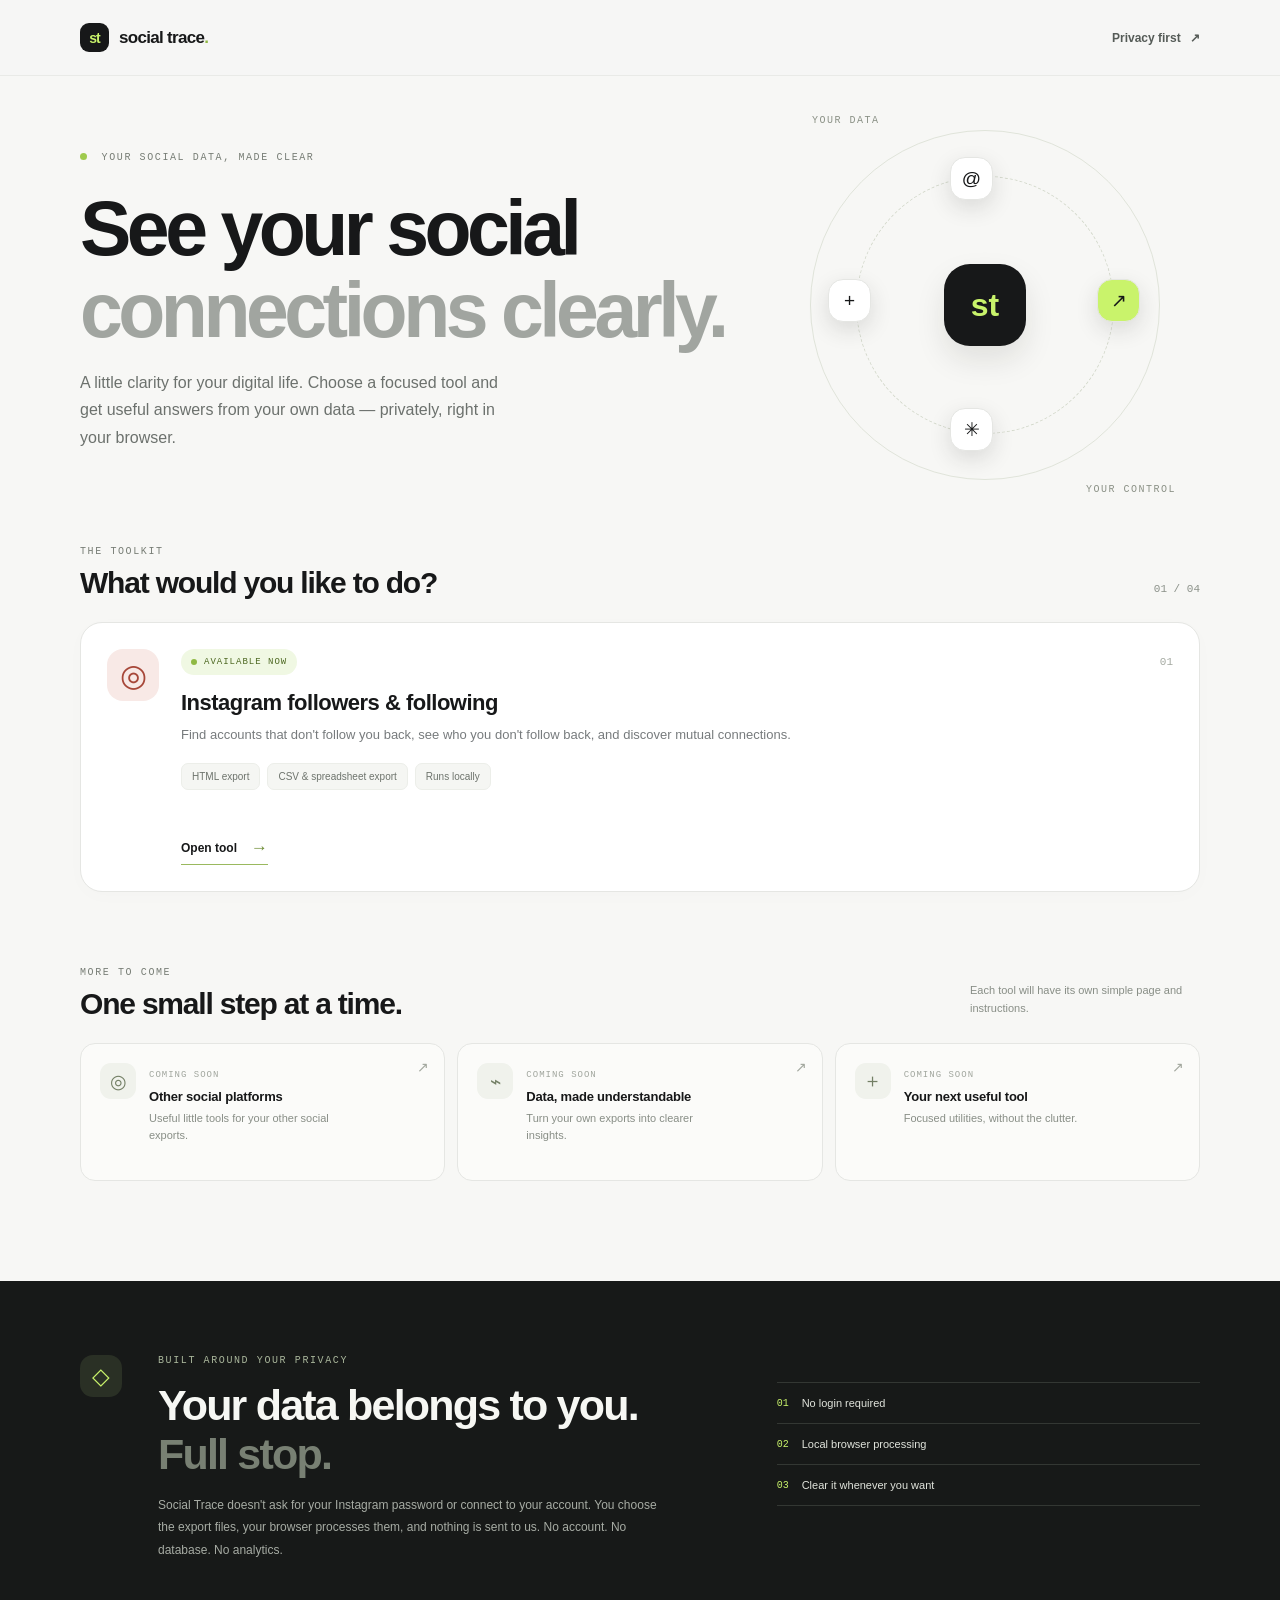
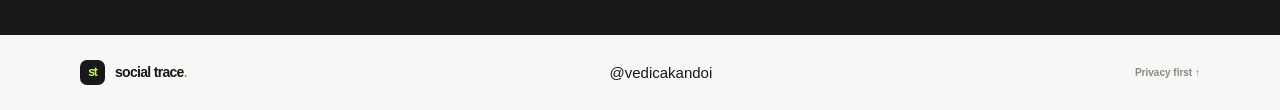
<file: index.html>
<!doctype html>
<html lang="en"><head><meta charset="utf-8"><meta name="viewport" content="width=device-width, initial-scale=1"><meta name="theme-color" content="#101114"><meta name="description" content="Private, browser-based tools to understand your social data."><title>Social Trace — Small tools. More clarity.</title><link rel="stylesheet" href="styles.css"></head>
<body><header class="site-header"><a class="brand" href="index.html" aria-label="Social Trace home"><span class="brand-mark">st</span><span>social trace<span class="brand-period">.</span></span></a><a class="header-link" href="#privacy">Privacy first <span aria-hidden="true">↗</span></a></header>
<main id="top"><section class="hero wrap"><div class="eyebrow"><span class="eyebrow-dot"></span> YOUR SOCIAL DATA, MADE CLEAR</div><h1>See your social<br><span class="muted-heading">connections clearly.</span></h1><p class="hero-copy">A little clarity for your digital life. Choose a focused tool and get useful answers from your own data — privately, right in your browser.</p><div class="hero-art" aria-hidden="true"><div class="orbit orbit-one"></div><div class="orbit orbit-two"></div><div class="orbit-center"><span>st</span></div><div class="orbit-node node-a">@</div><div class="orbit-node node-b">↗</div><div class="orbit-node node-c">✳</div><div class="orbit-node node-d">+</div><div class="art-label label-a">YOUR DATA</div><div class="art-label label-b">YOUR CONTROL</div></div></section>
<section class="tools-section wrap"><div class="section-heading"><div><div class="eyebrow">THE TOOLKIT</div><h2>What would you like to do?</h2></div><span class="section-count">01 / 04</span></div>
<a class="home-tool-card" href="instagram-followers.html"><div class="home-tool-icon">◎</div><div class="home-tool-content"><div class="home-tool-meta"><span class="status-pill available"><span></span> AVAILABLE NOW</span><span class="tool-number">01</span></div><h3>Instagram followers & following</h3><p>Find accounts that don't follow you back, see who you don't follow back, and discover mutual connections.</p><div class="tool-tags"><span>HTML export</span><span>CSV & spreadsheet export</span><span>Runs locally</span></div><span class="home-tool-link">Open tool <span aria-hidden="true">→</span></span></div></a>
<div class="coming-heading"><div><div class="eyebrow">MORE TO COME</div><h2>One small step at a time.</h2></div><p>Each tool will have its own simple page and instructions.</p></div><div class="coming-grid"><article class="coming-card"><span class="coming-icon">◎</span><div><span class="coming-status">COMING SOON</span><h3>Other social platforms</h3><p>Useful little tools for your other social exports.</p></div><span class="coming-arrow">↗</span></article><article class="coming-card"><span class="coming-icon">⌁</span><div><span class="coming-status">COMING SOON</span><h3>Data, made understandable</h3><p>Turn your own exports into clearer insights.</p></div><span class="coming-arrow">↗</span></article><article class="coming-card"><span class="coming-icon">＋</span><div><span class="coming-status">COMING SOON</span><h3>Your next useful tool</h3><p>Focused utilities, without the clutter.</p></div><span class="coming-arrow">↗</span></article></div></section>
    <section class="privacy-section" id="privacy"><div class="wrap privacy-inner"><div class="privacy-badge">◇</div><div><div class="eyebrow">BUILT AROUND YOUR PRIVACY</div><h2>Your data belongs to you.<br><span class="muted-heading">Full stop.</span></h2><p>Social Trace doesn't ask for your Instagram password or connect to your account. You choose the export files, your browser processes them, and nothing is sent to us. No account. No database. No analytics.</p></div><div class="privacy-points"><div><span>01</span><strong>No login required</strong></div><div><span>02</span><strong>Local browser processing</strong></div><div><span>03</span><strong>Clear it whenever you want</strong></div></div></div></section>
  </main>
<footer class="site-footer wrap">
  <a class="brand" href="#top">
    <span class="brand-mark">st</span>
    <span>social trace<span class="brand-period">.</span></span>
  </a>
  <a href="https://github.com/vedicakandoi" target="_blank" rel="noopener noreferrer">@vedicakandoi</a>
  <a href="#privacy">Privacy first ↑</a>
</footer>
</body></html>
</file>
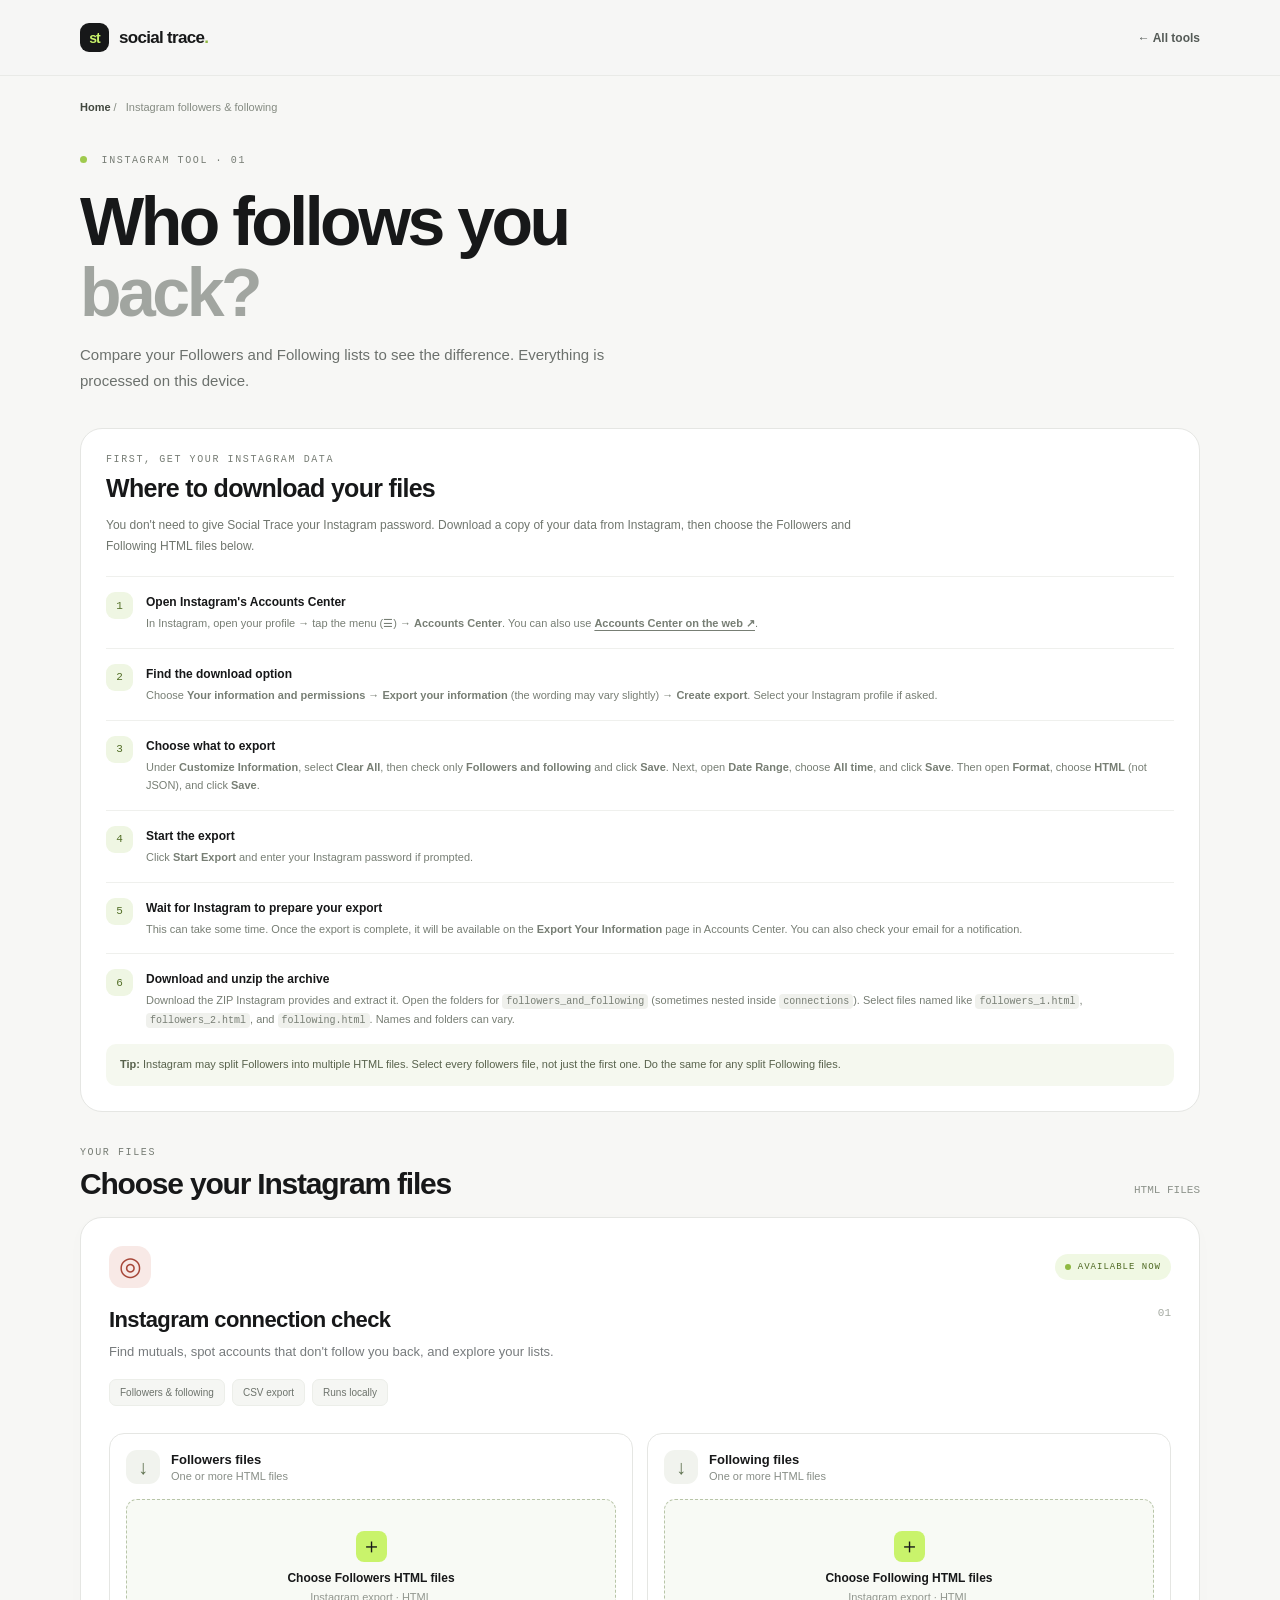
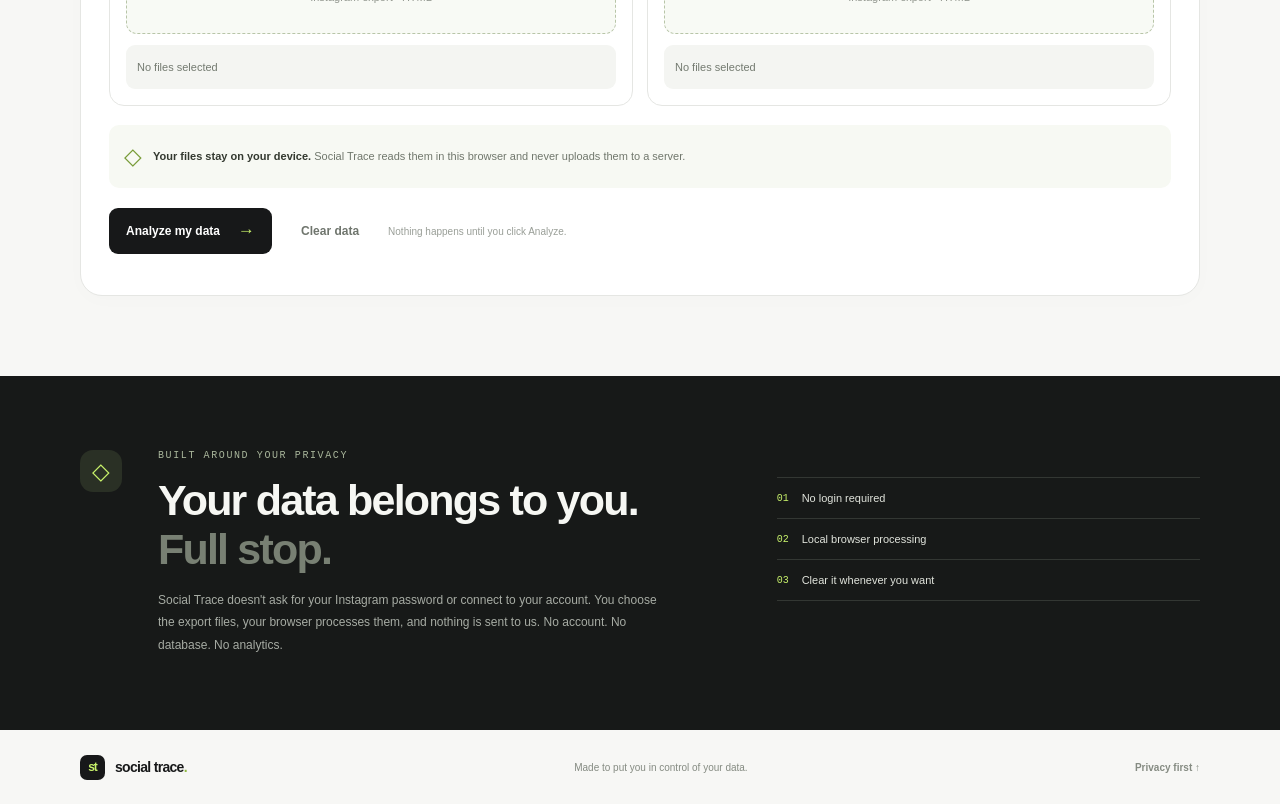
<file: instagram-followers.html>
<!doctype html><html lang="en"><head><meta charset="utf-8"><meta name="viewport" content="width=device-width, initial-scale=1"><meta name="theme-color" content="#101114"><meta name="description" content="Compare Instagram followers and following privately in your browser."><title>Instagram followers & following — Social Trace</title><link rel="stylesheet" href="styles.css"><script src="app.js" defer></script></head><body>
<header class="site-header"><a class="brand" href="index.html" aria-label="Social Trace home"><span class="brand-mark">st</span><span>social trace<span class="brand-period">.</span></span></a><a class="header-link" href="index.html">← All tools</a></header><main id="top"><section class="tool-page wrap"><div class="breadcrumb"><a href="index.html">Home</a><span> / </span><span>Instagram followers & following</span></div><div class="tool-page-heading"><div class="eyebrow"><span class="eyebrow-dot"></span> INSTAGRAM TOOL · 01</div><h1>Who follows you<br><span class="muted-heading">back?</span></h1><p>Compare your Followers and Following lists to see the difference. Everything is processed on this device.</p></div>
      <section class="download-guide"><div class="eyebrow">FIRST, GET YOUR INSTAGRAM DATA</div><h2>Where to download your files</h2><p class="guide-intro">You don't need to give Social Trace your Instagram password. Download a copy of your data from Instagram, then choose the Followers and Following HTML files below.</p><ol class="guide-steps"><li><span class="step-number">1</span><div><strong>Open Instagram's Accounts Center</strong><p>In Instagram, open your profile → tap the menu (☰) → <b>Accounts Center</b>. You can also use <a href="https://accountscenter.instagram.com/" target="_blank" rel="noopener noreferrer">Accounts Center on the web ↗</a>.</p></div></li><li><span class="step-number">2</span><div><strong>Find the download option</strong><p>Choose <b>Your information and permissions</b> → <b>Export your information</b> (the wording may vary slightly) → <b>Create export</b>. Select your Instagram profile if asked.</p></div></li><li><span class="step-number">3</span><div><strong>Choose what to export</strong><p>Under <b>Customize Information</b>, select <b>Clear All</b>, then check only <b>Followers and following</b> and click <b>Save</b>. Next, open <b>Date Range</b>, choose <b>All time</b>, and click <b>Save</b>. Then open <b>Format</b>, choose <b>HTML</b> (not JSON), and click <b>Save</b>.</p></div></li><li><span class="step-number">4</span><div><strong>Start the export</strong><p>Click <b>Start Export</b> and enter your Instagram password if prompted.</p></div></li><li><span class="step-number">5</span><div><strong>Wait for Instagram to prepare your export</strong><p>This can take some time. Once the export is complete, it will be available on the <b>Export Your Information</b> page in Accounts Center. You can also check your email for a notification.</p></div></li><li><span class="step-number">6</span><div><strong>Download and unzip the archive</strong><p>Download the ZIP Instagram provides and extract it. Open the folders for <code>followers_and_following</code> (sometimes nested inside <code>connections</code>). Select files named like <code>followers_1.html</code>, <code>followers_2.html</code>, and <code>following.html</code>. Names and folders can vary.</p></div></li></ol><div class="guide-tip"><strong>Tip:</strong> Instagram may split Followers into multiple HTML files. Select every followers file, not just the first one. Do the same for any split Following files.</div></section>
<section class="analyzer-section"><div class="section-heading"><div><div class="eyebrow">YOUR FILES</div><h2>Choose your Instagram files</h2></div><span class="section-count">HTML FILES</span></div>
      <article class="tool-card active-tool">
        <div class="tool-topline"><span class="tool-icon instagram-icon" aria-hidden="true">◎</span><span class="status-pill available"><span></span> AVAILABLE NOW</span></div>
        <div class="tool-title-row"><div><h3>Instagram connection check</h3><p>Find mutuals, spot accounts that don't follow you back, and explore your lists.</p></div><span class="tool-number">01</span></div>
        <div class="tool-tags"><span>Followers & following</span><span>CSV export</span><span>Runs locally</span></div>
        <div class="upload-grid">
          <div class="upload-panel"><div class="upload-panel-head"><span class="file-icon">↓</span><div><h4>Followers files</h4><p>One or more HTML files</p></div></div><label class="file-drop" for="followersFiles"><span class="drop-symbol">＋</span><span class="drop-title">Choose Followers HTML files</span><span class="drop-subtitle">Instagram export · HTML</span><input id="followersFiles" type="file" accept=".html,.htm,text/html" multiple></label><div class="file-summary" id="followersSummary">No files selected</div></div>
          <div class="upload-panel"><div class="upload-panel-head"><span class="file-icon">↓</span><div><h4>Following files</h4><p>One or more HTML files</p></div></div><label class="file-drop" for="followingFiles"><span class="drop-symbol">＋</span><span class="drop-title">Choose Following HTML files</span><span class="drop-subtitle">Instagram export · HTML</span><input id="followingFiles" type="file" accept=".html,.htm,text/html" multiple></label><div class="file-summary" id="followingSummary">No files selected</div></div>
        </div>
        <div class="privacy-note"><span class="privacy-shield" aria-hidden="true">◇</span><span><strong>Your files stay on your device.</strong> Social Trace reads them in this browser and never uploads them to a server.</span></div>
        <div class="action-row"><button class="button button-primary" id="analyzeBtn" type="button">Analyze my data <span aria-hidden="true">→</span></button><button class="button button-quiet" id="clearBtn" type="button">Clear data</button><span class="action-hint">Nothing happens until you click Analyze.</span></div>
        <div id="noticeArea" class="notice-area" aria-live="polite"></div>
      </article>

      <section id="resultsSection" class="results-section" hidden>
        <div class="results-heading"><div><div class="eyebrow">YOUR RESULTS</div><h2>Your connection overview</h2><p id="resultsSubtitle">Compared from the files you selected.</p></div><button class="button button-outline" id="exportAllBtn" type="button">Export all as Excel workbook <span aria-hidden="true">↓</span></button></div>
        <div class="stats-grid" id="statsGrid"></div>
        <div class="results-card">
          <div class="results-tabs" role="tablist" aria-label="Connection results">
            <button class="result-tab active" id="tab-not-following-back" data-tab="notFollowingBack" role="tab" aria-selected="true" type="button">They don't follow you back <span class="tab-count" id="count-notFollowingBack">0</span></button>
            <button class="result-tab" id="tab-not-followed-back" data-tab="notFollowedBack" role="tab" aria-selected="false" type="button">You don't follow them back <span class="tab-count" id="count-notFollowedBack">0</span></button>
            <button class="result-tab" id="tab-mutuals" data-tab="mutuals" role="tab" aria-selected="false" type="button">Both follow each other <span class="tab-count" id="count-mutuals">0</span></button>
          </div>
          <div class="list-toolbar"><label class="search-box"><span aria-hidden="true">⌕</span><input id="searchInput" type="search" placeholder="Search usernames…" autocomplete="off"><kbd> / </kbd></label><div class="list-toolbar-right"><span id="visibleCount">0 accounts</span><button class="button button-small button-outline" id="exportTabBtn" type="button">Download this list (CSV) ↓</button></div></div>
          <div id="accountList" class="account-list"></div>
          <div id="emptyState" class="empty-state" hidden><span class="empty-symbol">⌕</span><h3>No accounts found</h3><p>Try another search or switch to a different results tab.</p></div>
        </div>
        <p class="results-footnote">Results are held temporarily in this page's memory. Refreshing or closing the page clears them.</p>
      </section>

</section></section>
    <section class="privacy-section" id="privacy"><div class="wrap privacy-inner"><div class="privacy-badge">◇</div><div><div class="eyebrow">BUILT AROUND YOUR PRIVACY</div><h2>Your data belongs to you.<br><span class="muted-heading">Full stop.</span></h2><p>Social Trace doesn't ask for your Instagram password or connect to your account. You choose the export files, your browser processes them, and nothing is sent to us. No account. No database. No analytics.</p></div><div class="privacy-points"><div><span>01</span><strong>No login required</strong></div><div><span>02</span><strong>Local browser processing</strong></div><div><span>03</span><strong>Clear it whenever you want</strong></div></div></div></section>
</main>
  <footer class="site-footer wrap"><a class="brand" href="#top"><span class="brand-mark">st</span><span>social trace<span class="brand-period">.</span></span></a><span>Made to put you in control of your data.</span><a href="#privacy">Privacy first ↑</a></footer>
</body></html>
</file>
<file: styles.css>
:root{--bg:#f7f7f5;--paper:#fff;--ink:#171819;--muted:#777b7d;--line:#e5e6e3;--soft:#f0f1ee;--green:#c9f36b;--green-dark:#27340f;--radius:22px;--mono:ui-monospace,SFMono-Regular,Consolas,monospace;--sans:Arial,Helvetica,sans-serif;--display:Arial,Helvetica,sans-serif}*{box-sizing:border-box}html{scroll-behavior:smooth;scroll-padding-top:88px}body{margin:0;background:var(--bg);color:var(--ink);font-family:var(--sans);font-size:15px;-webkit-font-smoothing:antialiased}button,input{font:inherit}button{cursor:pointer}a{color:inherit;text-decoration:none}.wrap{width:min(1120px,calc(100% - 48px));margin-inline:auto}.site-header{height:76px;display:flex;align-items:center;justify-content:space-between;padding:0 max(24px,calc((100vw - 1120px)/2));border-bottom:1px solid #e9eae7;background:rgba(247,247,245,.9)}.brand{display:inline-flex;align-items:center;gap:10px;font:800 17px var(--display);letter-spacing:-.7px}.brand-mark{width:29px;height:29px;border-radius:9px;background:var(--ink);color:var(--green);display:grid;place-items:center;font:700 14px var(--display);letter-spacing:-1px}.brand-period{color:#91b943}.header-link{font-size:12px;font-weight:600;color:#555b57}.header-link span{margin-left:6px}.hero{padding-top:76px;min-height:435px;position:relative;overflow:hidden}.eyebrow{font:500 10px var(--mono);letter-spacing:1.6px;color:#777d75}.eyebrow-dot{display:inline-block;width:7px;height:7px;background:#9fca4d;border-radius:50%;margin-right:7px}.hero h1{font:700 clamp(46px,6.6vw,77px)/1.06 var(--display);letter-spacing:-4.5px;margin:25px 0 18px;max-width:650px;position:relative;z-index:1}.muted-heading{color:#a1a5a0}.hero-copy{font-size:16px;line-height:1.7;color:#6c716d;max-width:440px;margin:0 0 24px;position:relative;z-index:1}.text-link{font-size:13px;font-weight:700;border-bottom:1px solid #9ab95e;padding-bottom:6px;position:relative;z-index:1}.text-link span{margin-left:10px}.hero-art{position:absolute;width:390px;height:390px;right:20px;top:34px}.orbit{position:absolute;border:1px solid #e0e4da;border-radius:50%;inset:20px}.orbit-two{inset:66px;border-style:dashed;border-color:#d5dacd}.orbit-center{position:absolute;top:50%;left:50%;transform:translate(-50%,-50%);width:82px;height:82px;border-radius:26px;background:var(--ink);color:var(--green);display:grid;place-items:center;font:800 32px var(--display);box-shadow:0 14px 30px #1c21121a}.orbit-node{position:absolute;width:43px;height:43px;border-radius:15px;background:white;border:1px solid var(--line);display:grid;place-items:center;font-size:19px;box-shadow:0 8px 22px #2222}.node-a{top:47px;left:160px}.node-b{right:40px;top:169px;background:var(--green)}.node-c{bottom:49px;left:160px}.node-d{left:38px;top:169px}.art-label{position:absolute;font:10px var(--mono);letter-spacing:1.5px;color:#8b9186}.label-a{top:5px;left:22px}.label-b{bottom:5px;right:4px}.tools-section{padding-top:35px;padding-bottom:100px}.section-heading,.coming-heading{display:flex;align-items:flex-end;justify-content:space-between;margin-bottom:22px}.section-heading h2,.coming-heading h2,.results-heading h2{font:700 30px var(--display);letter-spacing:-1.2px;margin:9px 0 0}.section-count{font:11px var(--mono);color:#8c928a;padding-bottom:5px}.tool-card{background:var(--paper);border:1px solid var(--line);border-radius:var(--radius);padding:28px;box-shadow:0 4px 20px #10141004}.tool-topline{display:flex;justify-content:space-between;align-items:center}.tool-icon{display:grid;place-items:center;width:42px;height:42px;border-radius:14px;font-size:26px}.instagram-icon{background:#f8e9e6;color:#a74739}.status-pill{display:inline-flex;align-items:center;gap:7px;font:500 9px var(--mono);letter-spacing:1px;padding:8px 10px;border-radius:20px}.status-pill.available{background:#f0f8e3;color:#4c6720}.status-pill span{width:6px;height:6px;background:#8fb943;border-radius:50%}.tool-title-row{display:flex;justify-content:space-between;gap:18px;margin:19px 0 14px}.tool-title-row h3{font:700 22px var(--display);letter-spacing:-.6px;margin:0 0 8px}.tool-title-row p{color:var(--muted);margin:0;font-size:13px;line-height:1.65;max-width:580px}.tool-number{font:11px var(--mono);color:#a5aaa2}.tool-tags{display:flex;flex-wrap:wrap;gap:7px;margin:17px 0 27px}.tool-tags span{background:#f5f6f3;border:1px solid #eceee9;border-radius:7px;padding:7px 10px;font-size:10px;color:#6d736c}.upload-grid{display:grid;grid-template-columns:1fr 1fr;gap:14px}.upload-panel{border:1px solid var(--line);border-radius:15px;padding:16px}.upload-panel-head{display:flex;align-items:center;gap:11px;margin-bottom:15px}.file-icon{width:34px;height:34px;border-radius:11px;background:#f1f3ee;display:grid;place-items:center;font-size:20px;color:#5f7250}.upload-panel-head h4{font-size:13px;margin:0 0 3px}.upload-panel-head p{font-size:11px;color:#888e87;margin:0}.file-drop{position:relative;min-height:112px;border:1px dashed #cdd2c8;border-radius:11px;display:flex;flex-direction:column;align-items:center;justify-content:center;gap:4px;background:#fbfcfa;cursor:pointer;transition:border-color .2s,background .2s}.file-drop:hover,.file-drop:focus-within{border-color:#92b84b;background:#f9fcef}.drop-symbol{display:grid;place-items:center;width:25px;height:25px;background:var(--green);border-radius:8px;font-size:18px;margin-bottom:3px}.drop-title{font-size:11px;font-weight:700}.drop-subtitle{font-size:10px;color:#92978f}.file-drop input{position:absolute;inset:0;width:100%;height:100%;opacity:0;cursor:pointer}.file-summary{font-size:10px;color:#848a81;margin:9px 2px 0;min-height:14px;overflow-wrap:anywhere}.privacy-note{margin-top:19px;padding:13px 15px;display:flex;align-items:center;gap:11px;background:#f7f9f3;border-radius:10px;color:#70776c;font-size:11px;line-height:1.6}.privacy-note strong{color:#33392f}.privacy-shield{font-size:23px;color:#779b36}.action-row{display:flex;align-items:center;gap:12px;flex-wrap:wrap;margin-top:20px}.button{border:1px solid transparent;border-radius:9px;padding:12px 16px;font-size:12px;font-weight:700;display:inline-flex;align-items:center;justify-content:center;gap:18px;transition:transform .15s,background .15s}.button:active{transform:translateY(1px)}.button-primary{background:var(--ink);color:white}.button-primary:hover{background:#30332e}.button-primary span{color:var(--green);font-size:17px}.button-quiet{background:transparent;color:#6f756d}.button-quiet:hover{background:#f3f4f0}.button-outline{background:white;border-color:var(--line);color:#4d534b}.button-outline:hover{border-color:#aeb5a8}.button-small{padding:8px 11px;font-size:10px;gap:8px}.action-hint{font-size:10px;color:#999e97}.notice-area{margin-top:13px}.notice{padding:12px 14px;border-radius:9px;font-size:12px;line-height:1.6;margin-top:8px}.notice.warning{background:#fff6e4;color:#77521c;border:1px solid #f1e4c4}.notice.error{background:#fff0ee;color:#8d392c;border:1px solid #f1d6d1}.notice.success{background:#eff8e6;color:#496322;border:1px solid #dfeccf}.notice ul{margin:6px 0 0;padding-left:18px}.results-section{margin-top:54px}.results-heading{display:flex;justify-content:space-between;align-items:flex-end;gap:18px;margin-bottom:22px}.results-heading p{color:var(--muted);font-size:12px;margin:8px 0 0}.stats-grid{display:grid;grid-template-columns:repeat(4,1fr);gap:12px;margin-bottom:18px}.stat-card{background:white;border:1px solid var(--line);border-radius:14px;padding:17px}.stat-label{font-size:10px;color:#7e847b;margin-bottom:12px}.stat-value{font:700 28px var(--display);letter-spacing:-1px}.stat-foot{font-size:10px;color:#999f96;margin-top:6px}.results-card{background:white;border:1px solid var(--line);border-radius:16px;overflow:hidden}.results-tabs{display:flex;border-bottom:1px solid var(--line);padding:0 18px;gap:22px;overflow-x:auto}.result-tab{border:0;background:none;padding:18px 0 14px;white-space:nowrap;color:#858a83;font-size:11px;font-weight:600;border-bottom:2px solid transparent}.result-tab.active{color:#222820;border-bottom-color:#9fc854}.tab-count{display:inline-grid;place-items:center;min-width:22px;height:20px;padding:0 5px;border-radius:6px;background:#f0f1ee;margin-left:5px;font:10px var(--mono);color:#61685c}.result-tab.active .tab-count{background:#eaf4d9;color:#4b6721}.list-toolbar{display:flex;justify-content:space-between;align-items:center;gap:12px;padding:14px 18px;border-bottom:1px solid #eff0ed}.search-box{display:flex;align-items:center;gap:8px;border:1px solid var(--line);border-radius:8px;padding:8px 10px;width:min(300px,55%);color:#969c92}.search-box input{border:0;outline:0;min-width:0;width:100%;font-size:11px;background:transparent;color:var(--ink)}.search-box kbd{font:10px var(--mono);border:1px solid var(--line);padding:2px 5px;border-radius:4px}.list-toolbar-right{display:flex;align-items:center;gap:13px;color:#8a9088;font-size:10px}.account-list{min-height:80px}.account-row{display:flex;align-items:center;justify-content:space-between;gap:12px;padding:12px 19px;border-bottom:1px solid #f0f1ee}.account-row:last-child{border-bottom:0}.account-main{display:flex;align-items:center;gap:10px;min-width:0}.avatar{width:32px;height:32px;border-radius:50%;background:#f0f2eb;color:#6b7859;display:grid;place-items:center;font:600 11px var(--mono);flex-shrink:0}.account-name{font-size:12px;font-weight:600;overflow:hidden;text-overflow:ellipsis;white-space:nowrap}.account-meta{font-size:10px;color:#999e97;margin-top:3px}.account-open{font-size:10px;font-weight:600;color:#777e71;border:1px solid var(--line);border-radius:7px;padding:7px 9px;white-space:nowrap}.account-open:hover{background:#f4f6f0;color:#3d4e2c}.empty-state{text-align:center;padding:44px 20px}.empty-symbol{font-size:25px;color:#a4b68b}.empty-state h3{font:700 15px var(--display);margin:10px 0 5px}.empty-state p{font-size:11px;color:#888f86}.results-footnote{font-size:10px;color:#959b92;margin:13px 2px 0}.coming-heading{margin-top:75px}.coming-heading p{font-size:11px;color:#888e86;max-width:230px;line-height:1.6;margin:0 0 4px}.coming-grid{display:grid;grid-template-columns:repeat(3,1fr);gap:12px}.coming-card{border:1px solid var(--line);background:#fbfbf9;border-radius:15px;padding:19px;display:flex;gap:13px;align-items:flex-start;position:relative;min-height:138px}.coming-icon{width:36px;height:36px;flex-shrink:0;display:grid;place-items:center;background:#f0f2ec;border-radius:11px;font-size:19px;color:#737f65}.coming-status{font:9px var(--mono);letter-spacing:1px;color:#a1a69e}.coming-card h3{font:700 13px var(--display);margin:9px 0 6px;letter-spacing:-.2px}.coming-card p{font-size:11px;color:#888e86;line-height:1.55;margin:0;max-width:190px}.coming-arrow{position:absolute;right:15px;top:15px;color:#a2a79e;font-size:14px}.privacy-section{background:#171918;color:#f6f7f3;padding:74px 0}.privacy-inner{display:grid;grid-template-columns:52px 1.4fr 1fr;gap:26px;align-items:start}.privacy-badge{width:42px;height:42px;border-radius:13px;background:#2a3025;color:var(--green);display:grid;place-items:center;font-size:23px}.privacy-section .eyebrow{color:#a9b69b}.privacy-section h2{font:700 clamp(30px,4vw,43px)/1.14 var(--display);letter-spacing:-1.8px;margin:15px 0}.privacy-section .muted-heading{color:#788073}.privacy-section p{font-size:12px;line-height:1.85;color:#a7aca4;max-width:500px;margin:0}.privacy-points{padding-top:27px}.privacy-points div{display:flex;align-items:center;gap:13px;border-bottom:1px solid #333733;padding:14px 0}.privacy-points div:first-child{border-top:1px solid #333733}.privacy-points span{font:10px var(--mono);color:var(--green)}.privacy-points strong{font-size:11px;font-weight:500;color:#e1e4dc}.site-footer{display:flex;align-items:center;justify-content:space-between;gap:16px;padding-top:25px;padding-bottom:25px}.site-footer .brand{font-size:14px}.site-footer .brand-mark{width:25px;height:25px;border-radius:7px;font-size:12px}.site-footer>span,.site-footer>a:last-child{font-size:10px;color:#858b82}.site-footer>a:last-child{font-weight:600}.no-results{padding:26px;text-align:center;color:#8d9389;font-size:12px}
@media(max-width:800px){.hero{padding-top:60px;min-height:405px}.hero-art{right:-150px;top:40px;opacity:.45}.hero h1{font-size:64px}.coming-grid{grid-template-columns:1fr}.coming-card{min-height:105px}.privacy-inner{grid-template-columns:42px 1fr}.privacy-points{grid-column:2;padding-top:0}.results-tabs{gap:16px}.result-tab{font-size:10px}.stats-grid{grid-template-columns:repeat(2,1fr)}}
@media(max-width:560px){.wrap{width:calc(100% - 30px)}.site-header{height:64px;padding:0 15px}.brand{font-size:15px}.header-link{font-size:11px}.hero{padding-top:48px;min-height:390px}.hero h1{font-size:51px;letter-spacing:-3px}.hero-copy{font-size:14px;max-width:350px}.hero-art{width:300px;height:300px;right:-145px;top:90px;opacity:.22}.orbit-node{width:35px;height:35px;border-radius:12px}.orbit-center{width:65px;height:65px;border-radius:20px}.tools-section{padding-top:22px;padding-bottom:65px}.section-heading h2,.coming-heading h2,.results-heading h2{font-size:25px}.tool-card{padding:17px;border-radius:17px}.tool-title-row h3{font-size:19px}.tool-title-row p{font-size:12px}.upload-grid{grid-template-columns:1fr}.upload-panel{padding:13px}.file-drop{min-height:95px}.action-row{gap:8px}.button-primary{flex:1}.action-hint{width:100%;padding-left:3px}.results-heading{align-items:flex-start;flex-direction:column}.results-heading .button{align-self:flex-start}.stats-grid{gap:8px}.stat-card{padding:13px}.stat-value{font-size:25px}.results-tabs{padding:0 12px;gap:14px}.result-tab{padding:14px 0 12px}.list-toolbar{align-items:flex-start;flex-direction:column;padding:12px}.search-box{width:100%}.list-toolbar-right{width:100%;justify-content:space-between}.account-row{padding:11px 12px}.account-open{padding:7px}.coming-heading{margin-top:55px;align-items:flex-start;flex-direction:column;gap:10px}.coming-heading p{max-width:340px}.privacy-section{padding:48px 0}.privacy-inner{grid-template-columns:1fr;gap:16px}.privacy-badge{width:38px;height:38px}.privacy-points{grid-column:1;padding-top:6px}.site-footer{flex-wrap:wrap}.site-footer>span{order:3;width:100%}}

/* Multi-page tool navigation and clearer file-selection feedback */
.home-tool-card{display:flex;gap:22px;padding:26px;background:#fff;border:1px solid var(--line);border-radius:var(--radius);box-shadow:0 4px 20px #10141004;transition:border-color .2s,transform .2s}.home-tool-card:hover{border-color:#b4c991;transform:translateY(-2px)}.home-tool-icon{width:52px;height:52px;flex:0 0 52px;display:grid;place-items:center;background:#f8e9e6;color:#a74739;border-radius:16px;font-size:31px}.home-tool-content{flex:1;min-width:0}.home-tool-meta{display:flex;justify-content:space-between;align-items:center}.home-tool-card h3{font-size:22px;letter-spacing:-.5px;margin:15px 0 8px}.home-tool-card p{max-width:650px;color:var(--muted);font-size:13px;line-height:1.7;margin:0}.home-tool-link{display:inline-flex;gap:14px;align-items:center;margin-top:21px;font-size:12px;font-weight:700;border-bottom:1px solid #9ab95e;padding-bottom:6px}.home-tool-link span{color:#6d8c34;font-size:17px}.tool-page{padding-top:25px;padding-bottom:80px}.breadcrumb{font-size:11px;color:#858b82;margin-bottom:42px}.breadcrumb a{font-weight:700;color:#42483f}.breadcrumb span{margin-right:6px}.tool-page-heading{max-width:720px;margin-bottom:35px}.tool-page-heading h1{font:700 clamp(42px,6vw,68px)/1.04 var(--display);letter-spacing:-3.5px;margin:20px 0 15px}.tool-page-heading p{font-size:15px;line-height:1.7;color:#6c716d;max-width:560px}.download-guide{background:#fff;border:1px solid var(--line);border-radius:var(--radius);padding:25px;margin-bottom:35px}.download-guide h2{font:700 25px var(--display);letter-spacing:-.7px;margin:9px 0}.guide-intro{color:#70766e;font-size:12px;line-height:1.7;max-width:760px}.guide-steps{padding:0;list-style:none;display:grid;gap:0;margin:20px 0 0}.guide-steps li{display:flex;gap:13px;padding:15px 0;border-top:1px solid #eff0ed}.step-number{width:27px;height:27px;flex:0 0 27px;display:grid;place-items:center;border-radius:9px;background:#eff6e3;color:#526e26;font:11px var(--mono)}.guide-steps strong{font-size:12px}.guide-steps p{font-size:11px;line-height:1.7;color:#777e74;margin:5px 0 0}.guide-steps a{font-weight:700;text-decoration:underline;text-underline-offset:3px}.guide-steps code{background:#f0f1ed;padding:2px 4px;border-radius:4px;font-size:10px}.guide-tip{background:#f5f8ef;border-radius:10px;padding:12px 14px;font-size:11px;line-height:1.6;color:#58624c}.analyzer-section{scroll-margin-top:24px}.analyzer-section>.section-heading{margin-bottom:16px}.file-drop{min-height:135px;border:1.5px dashed #b8c5a8;background:#f8faf5;gap:6px}.drop-symbol{width:31px;height:31px;font-size:21px}.drop-title{font-size:12px}.drop-subtitle{font-size:11px}.file-summary{min-height:44px;margin:11px 0 0;padding:10px 11px;border-radius:9px;background:#f4f5f2;display:flex;align-items:center;gap:9px;font-size:11px;color:#737a70}.file-summary.has-files{background:#eff7e6;border:1px solid #dbe9c8;color:#3f5a20;align-items:flex-start}.summary-empty-dot{display:inline-block;width:7px;height:7px;flex:0 0 7px;border-radius:50%;background:#c0c5bc;margin:4px 0 0 2px}.summary-check{display:grid;place-items:center;width:22px;height:22px;flex:0 0 22px;border-radius:50%;background:#dcefc4;color:#3f6420;font-weight:800}.summary-detail{display:grid;gap:3px;min-width:0}.summary-detail strong{font-size:11px;color:#3f5a20}.summary-detail>span:nth-child(2){font-size:10px;color:#6d7f5b}.summary-filenames{font-size:10px;color:#53634a;overflow-wrap:anywhere;line-height:1.5}.account-profile-link{color:#30372b;text-decoration:none;border-bottom:1px solid transparent}.account-profile-link:hover{color:#52751e;border-bottom-color:#9fc854}.account-name{width:fit-content;max-width:100%}.account-main>div:last-child{min-width:0}.account-row{justify-content:flex-start}
@media(max-width:560px){.home-tool-card{padding:17px;gap:13px}.home-tool-icon{width:42px;height:42px;flex-basis:42px;font-size:25px;border-radius:13px}.home-tool-card h3{font-size:18px}.home-tool-card p{font-size:12px}.tool-page{padding-top:18px;padding-bottom:55px}.breadcrumb{margin-bottom:30px}.tool-page-heading h1{font-size:48px;letter-spacing:-2.5px}.download-guide{padding:17px;border-radius:17px}.download-guide h2{font-size:22px}.guide-steps li{gap:10px}.analyzer-section>.section-heading h2{font-size:23px}}
</file>
